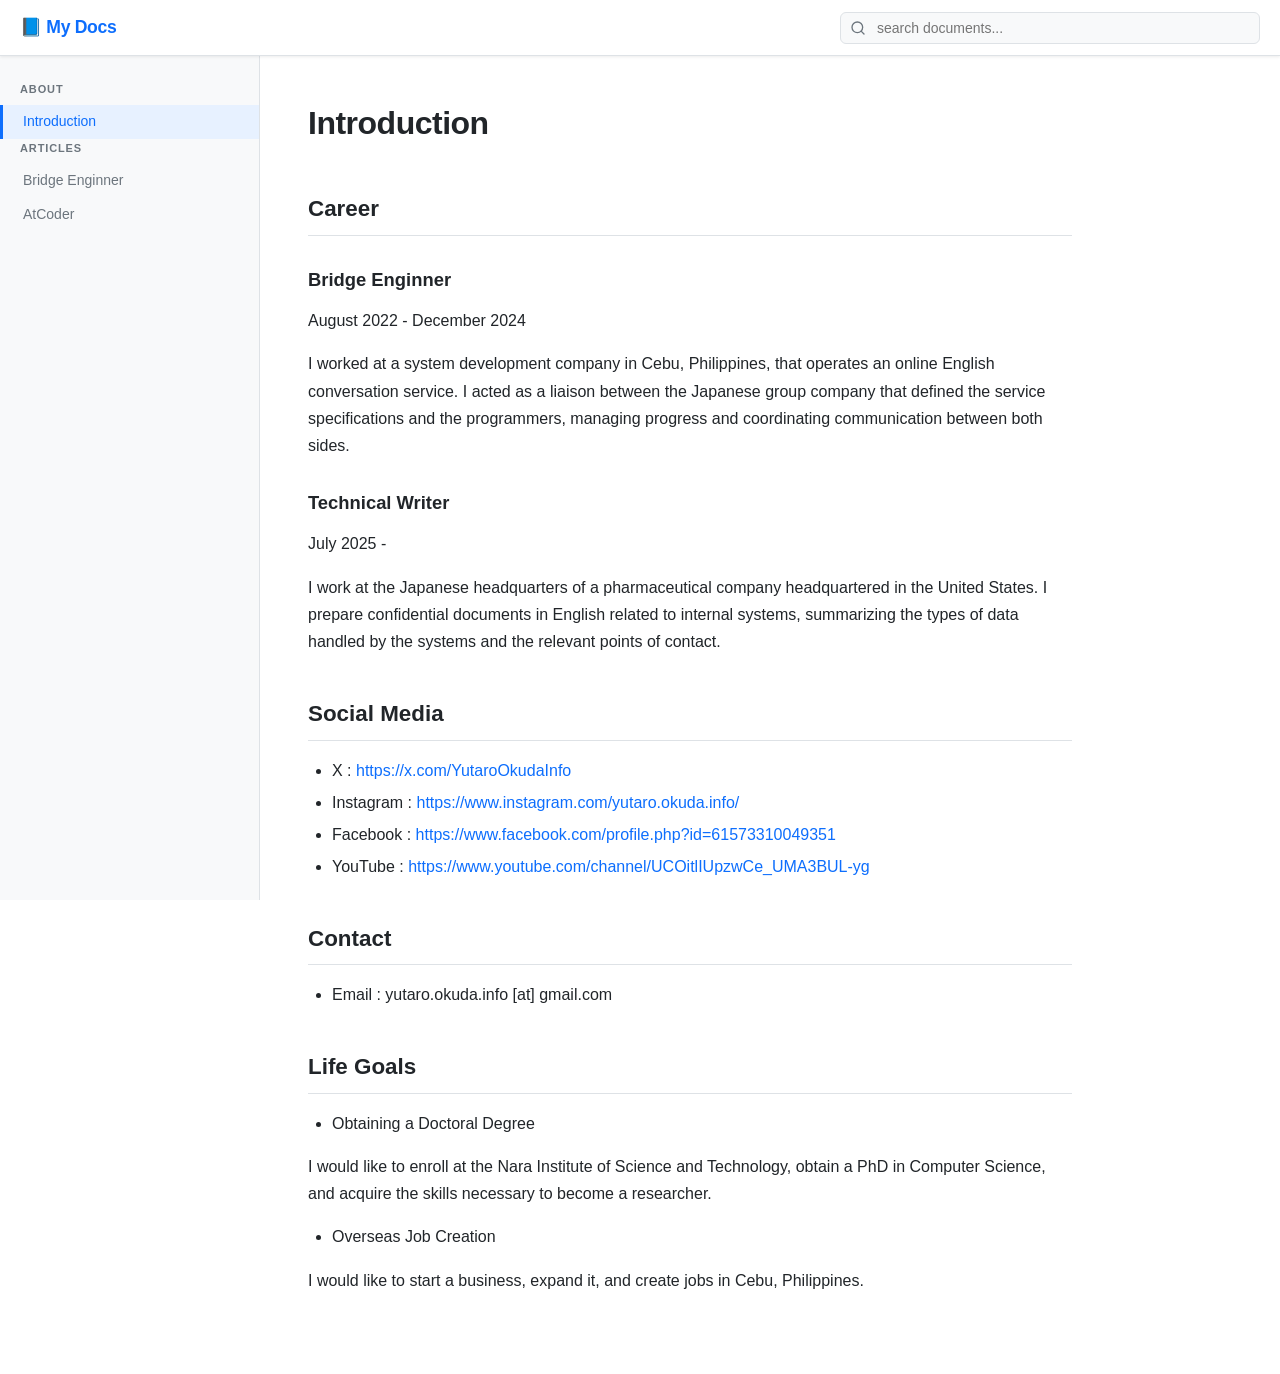
<file: index.html>
<!doctype html>
<html lang="en">
  <head>
    <meta charset="UTF-8" />
    <meta name="viewport" content="width=device-width, initial-scale=1.0" />
    <title>Yutaro Okuda</title>
    <link rel="icon" type="image/svg+xml" href="img/favicon.svg" />
    <link rel="stylesheet" href="style.css" />
  </head>
  <body>
    <!-- TOP NAV -->
    <header class="topbar">
      <button class="hamburger" id="hamburger" aria-label="メニューを開く">
        <svg
          viewBox="0 0 24 24"
          fill="none"
          stroke="currentColor"
          stroke-width="2"
          stroke-linecap="round"
        >
          <line x1="3" y1="6" x2="21" y2="6" />
          <line x1="3" y1="12" x2="21" y2="12" />
          <line x1="3" y1="18" x2="21" y2="18" />
        </svg>
      </button>
      <a
        href="#"
        class="topbar-brand"
        onclick="
          navigate('introduction');
          return false;
        "
        >📘 My Docs</a
      >
      <div class="topbar-search">
        <svg viewBox="0 0 24 24">
          <circle cx="11" cy="11" r="8" />
          <line x1="21" y1="21" x2="16.65" y2="16.65" />
        </svg>
        <input
          type="text"
          placeholder="search documents..."
          id="search-input"
          autocomplete="off"
        />
        <div class="search-controls" id="search-controls">
          <span class="search-count" id="search-count"></span>
          <button class="search-nav-btn" id="search-prev" title="前へ" disabled>
            <svg
              viewBox="0 0 24 24"
              fill="none"
              stroke="currentColor"
              stroke-width="2.5"
              stroke-linecap="round"
              stroke-linejoin="round"
            >
              <polyline points="15 18 9 12 15 6" />
            </svg>
          </button>
          <span
            style="
              width: 1px;
              background: var(--color-border);
              align-self: stretch;
              flex-shrink: 0;
            "
          ></span>
          <button class="search-nav-btn" id="search-next" title="次へ" disabled>
            <svg
              viewBox="0 0 24 24"
              fill="none"
              stroke="currentColor"
              stroke-width="2.5"
              stroke-linecap="round"
              stroke-linejoin="round"
            >
              <polyline points="9 18 15 12 9 6" />
            </svg>
          </button>
          <button class="search-clear-btn" id="search-clear" title="クリア">
            <svg
              viewBox="0 0 24 24"
              fill="none"
              stroke="currentColor"
              stroke-width="2.5"
              stroke-linecap="round"
            >
              <line x1="18" y1="6" x2="6" y2="18" />
              <line x1="6" y1="6" x2="18" y2="18" />
            </svg>
          </button>
        </div>
      </div>
    </header>

    <div class="overlay" id="overlay"></div>

    <div class="layout">
      <!-- SIDEBAR -->
      <aside class="sidebar" id="sidebar">
        <div class="sidebar-section">
          <div class="sidebar-title">ABOUT</div>
          <ul class="sidebar-nav" id="nav">
            <li>
              <a href="#" data-page="introduction" class="active"
                >Introduction</a
              >
            </li>
          </ul>
          <div class="sidebar-title">Articles</div>
          <ul class="sidebar-nav" id="nav">
            <li>
              <a href="#" data-page="bridge">Bridge Enginner</a>
            </li>
            <li>
              <a href="#" data-page="atcoder">AtCoder</a>
            </li>
          </ul>
        </div>
      </aside>

      <!-- MAIN CONTENT -->
      <main class="main">
        <div class="content">
          <div class="article-section active" id="page-introduction">
            <p>Loading...</p>
          </div>
          <div class="article-section" id="page-bridge"><p>Loading...</p></div>
        </div>
        <!-- /.content -->
      </main>
    </div>

    <!-- スクロールトップボタン -->
    <button class="scroll-top" id="scroll-top" aria-label="ページトップへ">
      <svg
        viewBox="0 0 24 24"
        fill="none"
        stroke="currentColor"
        stroke-width="2.5"
        stroke-linecap="round"
        stroke-linejoin="round"
      >
        <polyline points="18 15 12 9 6 15" />
      </svg>
    </button>

    <script>
      const sidebar = document.getElementById("sidebar");
      const overlay = document.getElementById("overlay");
      const hamburger = document.getElementById("hamburger");
      const scrollTopBtn = document.getElementById("scroll-top");
      const searchInput = document.getElementById("search-input");
      const searchControls = document.getElementById("search-controls");
      const searchCount = document.getElementById("search-count");
      const searchPrev = document.getElementById("search-prev");
      const searchNext = document.getElementById("search-next");
      const searchClear = document.getElementById("search-clear");

      // ===== ハンバーガーメニュー =====
      hamburger.addEventListener("click", () => {
        sidebar.classList.toggle("open");
        overlay.classList.toggle("active");
      });

      overlay.addEventListener("click", closeSidebar);

      function closeSidebar() {
        sidebar.classList.remove("open");
        overlay.classList.remove("active");
      }

      // ===== ページコンテンツの読み込み =====
      const pageOriginals = {};

      const PAGES = [
        { id: "introduction", file: "pages/introduction.html" },
        { id: "bridge", file: "pages/bridge.html" },
        { id: "atcoder", file: "pages/atcoder.html" },
      ];

      async function loadPages() {
        const content = document.querySelector(".content");
        const refs = {};
        PAGES.forEach(({ id }, i) => {
          const el = document.querySelector("#page-" + id);
          refs[id] = { el, active: i === 0 };
        });

        await Promise.all(
          PAGES.map(({ id, file }) =>
            fetch(file, { cache: "no-store" })
              .then((r) => r.text())
              .then((html) => {
                let { el, active } = refs[id];
                if (!el || !el.isConnected) {
                  el = document.createElement("div");
                  el.id = "page-" + id;
                  el.className = "article-section" + (active ? " active" : "");
                  content.appendChild(el);
                }
                el.innerHTML = html;
              })
              .catch((err) => console.error("fetch failed:", id, err)),
          ),
        );
        document.querySelectorAll(".article-section").forEach((sec) => {
          pageOriginals[sec.id] = sec.innerHTML;
        });
      }

      loadPages();

      // ===== ナビゲーション =====
      function navigate(page) {
        clearSearch();
        document
          .querySelectorAll(".article-section")
          .forEach((s) => s.classList.remove("active"));
        document
          .querySelectorAll(".sidebar-nav a")
          .forEach((a) => a.classList.remove("active"));
        const section = document.getElementById("page-" + page);
        if (section) section.classList.add("active");
        const link = document.querySelector(
          '.sidebar-nav a[data-page="' + page + '"]',
        );
        if (link) link.classList.add("active");
        window.scrollTo({ top: 0, behavior: "smooth" });
        closeSidebar();
      }

      document.addEventListener("click", (e) => {
        if (e.target.closest("#search-controls")) return;
        const link = e.target.closest("[data-page]");
        if (link) {
          e.preventDefault();
          navigate(link.dataset.page);
          return;
        }
        const inlineLink = e.target.closest("[data-link]");
        if (inlineLink) {
          e.preventDefault();
          navigate(inlineLink.dataset.link);
        }
      });

      // ===== スクロールトップ =====
      window.addEventListener("scroll", () => {
        scrollTopBtn.classList.toggle("visible", window.scrollY > 300);
      });
      scrollTopBtn.addEventListener("click", () => {
        window.scrollTo({ top: 0, behavior: "smooth" });
      });

      // ===== 全文検索 =====
      let allHits = [];
      let currentHit = -1;

      function escapeRegex(str) {
        return str.replace(/[.*+?^${}()|[\]\\]/g, "\\$&");
      }

      function highlightInNode(node, regex) {
        if (node.nodeType === Node.TEXT_NODE) {
          const text = node.textContent;
          regex.lastIndex = 0;
          if (!regex.test(text)) return;
          regex.lastIndex = 0;
          const frag = document.createDocumentFragment();
          let last = 0,
            m;
          while ((m = regex.exec(text)) !== null) {
            if (m.index > last)
              frag.appendChild(
                document.createTextNode(text.slice(last, m.index)),
              );
            const mark = document.createElement("mark");
            mark.className = "search-hit";
            mark.textContent = m[0];
            frag.appendChild(mark);
            last = regex.lastIndex;
          }
          if (last < text.length)
            frag.appendChild(document.createTextNode(text.slice(last)));
          node.parentNode.replaceChild(frag, node);
          return;
        }
        if (node.nodeType === Node.ELEMENT_NODE) {
          const tag = node.tagName;
          if (
            tag === "MARK" ||
            tag === "SCRIPT" ||
            tag === "STYLE" ||
            tag === "PRE"
          )
            return;
          Array.from(node.childNodes).forEach((child) =>
            highlightInNode(child, regex),
          );
        }
      }

      function runSearch(q) {
        document.querySelectorAll(".article-section").forEach((sec) => {
          sec.innerHTML = pageOriginals[sec.id];
        });
        allHits = [];
        currentHit = -1;

        if (!q) {
          searchControls.classList.remove("visible");
          searchCount.classList.remove("visible");
          searchCount.classList.remove("no-match");
          return;
        }

        const regex = new RegExp(escapeRegex(q), "gi");
        document.querySelectorAll(".article-section").forEach((sec) => {
          highlightInNode(sec, regex);
        });

        allHits = Array.from(
          document.querySelectorAll(".article-section mark.search-hit"),
        );
        searchControls.classList.add("visible");
        searchCount.classList.add("visible");

        if (allHits.length === 0) {
          searchCount.textContent = "0件";
          searchCount.classList.add("no-match");
          searchPrev.disabled = true;
          searchNext.disabled = true;
        } else {
          searchCount.classList.remove("no-match");
          currentHit = 0;
          jumpTo(currentHit);
        }
      }

      function jumpTo(index) {
        if (!allHits.length) return;
        allHits.forEach((m) => m.classList.remove("current"));
        const mark = allHits[index];
        const section = mark.closest(".article-section");
        if (section && !section.classList.contains("active")) {
          document
            .querySelectorAll(".article-section")
            .forEach((s) => s.classList.remove("active"));
          document
            .querySelectorAll(".sidebar-nav a")
            .forEach((a) => a.classList.remove("active"));
          section.classList.add("active");
          const pageId = section.id.replace("page-", "");
          const navLink = document.querySelector(
            '.sidebar-nav a[data-page="' + pageId + '"]',
          );
          if (navLink) navLink.classList.add("active");
        }
        mark.classList.add("current");
        mark.scrollIntoView({ behavior: "smooth", block: "center" });
        searchCount.textContent = index + 1 + " / " + allHits.length + "件";
        searchCount.classList.remove("no-match");
        searchPrev.disabled = index <= 0;
        searchNext.disabled = index >= allHits.length - 1;
      }

      function clearSearch() {
        searchInput.value = "";
        document.querySelectorAll(".article-section").forEach((sec) => {
          sec.innerHTML = pageOriginals[sec.id];
        });
        allHits = [];
        currentHit = -1;
        searchControls.classList.remove("visible");
        searchCount.classList.remove("visible");
        searchCount.classList.remove("no-match");
      }

      let debounceTimer;
      searchInput.addEventListener("input", (e) => {
        clearTimeout(debounceTimer);
        debounceTimer = setTimeout(() => runSearch(e.target.value.trim()), 200);
      });

      searchInput.addEventListener("keydown", (e) => {
        if (e.key === "Enter") {
          e.preventDefault();
          if (e.shiftKey) {
            if (currentHit > 0) {
              currentHit--;
              jumpTo(currentHit);
            }
          } else {
            if (currentHit < allHits.length - 1) {
              currentHit++;
              jumpTo(currentHit);
            }
          }
        }
        if (e.key === "Escape") {
          clearSearch();
          searchInput.blur();
        }
      });

      searchNext.addEventListener("click", () => {
        if (currentHit < allHits.length - 1) {
          currentHit++;
          jumpTo(currentHit);
        }
      });
      searchPrev.addEventListener("click", () => {
        if (currentHit > 0) {
          currentHit--;
          jumpTo(currentHit);
        }
      });
      searchClear.addEventListener("click", () => {
        clearSearch();
        searchInput.focus();
      });
    </script>
  </body>
</html>
</file>
<file: style.css>
*,
*::before,
*::after {
  box-sizing: border-box;
  margin: 0;
  padding: 0;
}

:root {
  --sidebar-width: 260px;
  --topbar-height: 56px;
  --color-bg: #ffffff;
  --color-bg-sidebar: #f8f9fa;
  --color-border: #dee2e6;
  --color-text: #212529;
  --color-text-muted: #6c757d;
  --color-accent: #0d6efd;
  --color-accent-light: #e7f1ff;
  --color-accent-hover: #0a58ca;
  --color-link: #0d6efd;
  --color-heading: #212529;
  --color-code-bg: #f1f3f5;
  --color-code-text: #d63384;
  --color-pre-bg: #1e1e2e;
  --color-pre-text: #cdd6f4;
  --color-blockquote-border: #0d6efd;
  --color-blockquote-bg: #e7f1ff;
  --shadow-sm: 0 1px 3px rgba(0, 0, 0, 0.08);
}

@media (prefers-color-scheme: dark) {
  :root {
    --color-bg: #1a1b1e;
    --color-bg-sidebar: #141517;
    --color-border: #2d2f33;
    --color-text: #c9d1d9;
    --color-text-muted: #8b949e;
    --color-accent: #4da3ff;
    --color-accent-light: #1c2d42;
    --color-accent-hover: #79bbff;
    --color-link: #4da3ff;
    --color-heading: #f0f6fc;
    --color-code-bg: #2d2f33;
    --color-code-text: #f778ba;
    --color-blockquote-border: #4da3ff;
    --color-blockquote-bg: #1c2d42;
  }
}

html {
  scroll-behavior: smooth;
}

body {
  font-family:
    -apple-system, BlinkMacSystemFont, "Segoe UI", Roboto, "Helvetica Neue",
    Arial, sans-serif;
  font-size: 16px;
  line-height: 1.7;
  color: var(--color-text);
  background: var(--color-bg);
}

/* ===== TOP NAV ===== */
.topbar {
  position: fixed;
  top: 0;
  left: 0;
  right: 0;
  height: var(--topbar-height);
  background: var(--color-bg);
  border-bottom: 1px solid var(--color-border);
  display: flex;
  align-items: center;
  padding: 0 1.25rem;
  gap: 1rem;
  z-index: 1000;
  box-shadow: var(--shadow-sm);
}

.topbar-brand {
  font-size: 1.1rem;
  font-weight: 700;
  color: var(--color-accent);
  text-decoration: none;
  letter-spacing: -0.3px;
  white-space: nowrap;
}

.topbar-search {
  flex: 1;
  max-width: 420px;
  margin-left: auto;
  position: relative;
  display: flex;
  align-items: center;
  gap: 0;
}

.topbar-search input {
  width: 100%;
  height: 32px;
  padding: 0 12px 0 36px;
  border: 1px solid var(--color-border);
  border-radius: 6px;
  background: var(--color-bg-sidebar);
  color: var(--color-text);
  font-size: 14px;
  outline: none;
  transition: border-color 0.15s;
  box-sizing: border-box;
}

.topbar-search:has(#search-controls.visible) input {
  border-radius: 6px 0 0 6px;
}

.topbar-search input:focus {
  border-color: var(--color-accent);
}

.topbar-search > svg {
  position: absolute;
  left: 10px;
  top: 50%;
  transform: translateY(-50%);
  width: 16px;
  height: 16px;
  fill: none;
  stroke: var(--color-text-muted);
  stroke-width: 2;
  stroke-linecap: round;
  pointer-events: none;
}

.search-count {
  display: none;
  font-size: 12px;
  color: var(--color-text-muted);
  white-space: nowrap;
  padding: 0 8px;
  min-width: 64px;
  height: 32px;
  line-height: 32px;
  text-align: center;
  border-right: 1px solid var(--color-border);
  flex-shrink: 0;
}

.search-count.visible {
  display: flex;
  align-items: center;
  justify-content: center;
}
.search-count.no-match {
  color: #e74c3c;
}

.search-controls {
  display: none;
  flex-shrink: 0;
  align-items: center;
  border: 1px solid var(--color-border);
  border-left: none;
  border-radius: 0 6px 6px 0;
  background: var(--color-bg-sidebar);
  height: 32px;
  overflow: hidden;
}

.search-controls.visible {
  display: flex;
}

.search-nav-btn {
  background: none;
  border: none;
  cursor: pointer;
  color: var(--color-text-muted);
  width: 32px;
  min-width: 32px;
  max-width: 32px;
  height: 100%;
  display: flex;
  align-items: center;
  justify-content: center;
  flex-shrink: 0;
  box-sizing: border-box;
  transition:
    background 0.1s,
    color 0.1s;
}

.search-nav-btn:hover {
  background: var(--color-accent-light);
  color: var(--color-accent);
}
.search-nav-btn:disabled {
  opacity: 0.35;
  cursor: default;
}
.search-nav-btn:disabled:hover {
  background: none;
  color: var(--color-text-muted);
}
.search-nav-btn svg {
  width: 14px;
  height: 14px;
  display: block;
}

.search-clear-btn {
  background: none;
  border: none;
  cursor: pointer;
  color: var(--color-text-muted);
  width: 30px;
  height: 100%;
  display: flex;
  align-items: center;
  justify-content: center;
  flex-shrink: 0;
  transition:
    background 0.1s,
    color 0.1s;
}

.search-clear-btn:hover {
  background: var(--color-accent-light);
  color: var(--color-accent);
}
.search-clear-btn svg {
  width: 13px;
  height: 13px;
  display: block;
}

mark.search-hit {
  background: #fff176;
  color: #000;
  border-radius: 2px;
  padding: 0 1px;
}

mark.search-hit.current {
  background: #ff9800;
  color: #000;
  outline: 2px solid #e65100;
  outline-offset: 1px;
}

@media (prefers-color-scheme: dark) {
  mark.search-hit {
    background: #665c00;
    color: #ffe082;
  }
  mark.search-hit.current {
    background: #bf6000;
    color: #fff;
    outline-color: #ff9800;
  }
}

.hamburger {
  display: none;
  background: none;
  border: none;
  cursor: pointer;
  padding: 6px;
  color: var(--color-text);
  border-radius: 6px;
}

.hamburger:hover {
  background: var(--color-accent-light);
}

.hamburger svg {
  width: 22px;
  height: 22px;
  display: block;
}

/* ===== OVERLAY ===== */
.overlay {
  display: none;
  position: fixed;
  inset: 0;
  background: rgba(0, 0, 0, 0.4);
  z-index: 899;
}

.overlay.active {
  display: block;
}

/* ===== LAYOUT ===== */
.layout {
  display: flex;
  margin-top: var(--topbar-height);
  min-height: calc(100vh - var(--topbar-height));
}

/* ===== SIDEBAR ===== */
.sidebar {
  width: var(--sidebar-width);
  flex-shrink: 0;
  position: fixed;
  top: var(--topbar-height);
  bottom: 0;
  left: 0;
  overflow-y: auto;
  background: var(--color-bg-sidebar);
  border-right: 1px solid var(--color-border);
  padding: 1.5rem 0 2rem;
  z-index: 900;
  transition: transform 0.25s ease;
}

.sidebar::-webkit-scrollbar {
  width: 4px;
}
.sidebar::-webkit-scrollbar-thumb {
  background: var(--color-border);
  border-radius: 4px;
}

.sidebar-section {
  margin-bottom: 1.75rem;
}

.sidebar-title {
  font-size: 11px;
  font-weight: 700;
  letter-spacing: 0.08em;
  text-transform: uppercase;
  color: var(--color-text-muted);
  padding: 0 1.25rem;
  margin-bottom: 0.4rem;
}

.sidebar-nav {
  list-style: none;
}

.sidebar-nav a {
  display: block;
  padding: 5px 1.25rem;
  font-size: 14px;
  color: var(--color-text-muted);
  text-decoration: none;
  border-left: 3px solid transparent;
  transition:
    color 0.12s,
    background 0.12s,
    border-color 0.12s;
}

.sidebar-nav a:hover {
  color: var(--color-text);
  background: rgba(13, 110, 253, 0.06);
}

.sidebar-nav a.active {
  color: var(--color-accent);
  border-left-color: var(--color-accent);
  background: var(--color-accent-light);
  font-weight: 500;
}

/* ===== MAIN CONTENT ===== */
.main {
  margin-left: var(--sidebar-width);
  flex: 1;
  min-width: 0;
  padding: 2.5rem 3rem 4rem;
  max-width: 860px;
}

/* ===== CONTENT TYPOGRAPHY ===== */
.content h1 {
  font-size: 2rem;
  font-weight: 700;
  color: var(--color-heading);
  margin-bottom: 0.5rem;
  letter-spacing: -0.5px;
}

.content .lead {
  font-size: 1.15rem;
  color: var(--color-text-muted);
  margin-bottom: 2rem;
  line-height: 1.6;
}

.content h2 {
  font-size: 1.4rem;
  font-weight: 700;
  color: var(--color-heading);
  margin-top: 2.5rem;
  margin-bottom: 1rem;
  padding-bottom: 0.4rem;
  border-bottom: 1px solid var(--color-border);
}

.content h3 {
  font-size: 1.15rem;
  font-weight: 600;
  color: var(--color-heading);
  margin-top: 1.75rem;
  margin-bottom: 0.75rem;
}

.content p {
  margin-bottom: 1rem;
}

.content a {
  color: var(--color-link);
  text-decoration: none;
}

.content a:hover {
  text-decoration: underline;
}

.content code {
  font-family: "SFMono-Regular", Consolas, "Liberation Mono", Menlo, monospace;
  font-size: 0.875em;
  background: var(--color-code-bg);
  color: var(--color-code-text);
  padding: 2px 5px;
  border-radius: 4px;
}

.content pre {
  background: var(--color-pre-bg);
  color: var(--color-pre-text);
  border-radius: 8px;
  padding: 1.25rem 1.5rem;
  overflow-x: auto;
  margin: 1.25rem 0;
  font-size: 0.875rem;
  line-height: 1.6;
}

.content pre code {
  background: none;
  color: inherit;
  padding: 0;
  font-size: inherit;
}

.content ul,
.content ol {
  padding-left: 1.5rem;
  margin-bottom: 1rem;
}

.content li {
  margin-bottom: 0.3rem;
}

.content blockquote {
  border-left: 4px solid var(--color-blockquote-border);
  background: var(--color-blockquote-bg);
  padding: 1rem 1.25rem;
  border-radius: 0 6px 6px 0;
  margin: 1.25rem 0;
  color: var(--color-text);
}

.content table {
  width: 100%;
  border-collapse: collapse;
  margin: 1.25rem 0;
  font-size: 0.9rem;
}

.content th {
  background: var(--color-bg-sidebar);
  border: 1px solid var(--color-border);
  padding: 8px 12px;
  text-align: left;
  font-weight: 600;
}

.content td {
  border: 1px solid var(--color-border);
  padding: 8px 12px;
}

.content tr:nth-child(even) td {
  background: var(--color-bg-sidebar);
}

.badge {
  display: inline-block;
  font-size: 11px;
  font-weight: 700;
  padding: 2px 8px;
  border-radius: 20px;
  vertical-align: middle;
  margin-left: 6px;
}

.badge-new {
  background: #d1fae5;
  color: #065f46;
}
.badge-beta {
  background: #fef3c7;
  color: #92400e;
}
.badge-deprecated {
  background: #fee2e2;
  color: #991b1b;
}

@media (prefers-color-scheme: dark) {
  .badge-new {
    background: #064e3b;
    color: #6ee7b7;
  }
  .badge-beta {
    background: #78350f;
    color: #fcd34d;
  }
  .badge-deprecated {
    background: #7f1d1d;
    color: #fca5a5;
  }
}

/* ===== ARTICLE SECTIONS ===== */
.article-section {
  display: none;
}
.article-section.active {
  display: block;
}

/* ===== RESPONSIVE ===== */
@media (max-width: 992px) {
  .main {
    padding: 2rem 1.5rem 3rem;
  }
}

@media (max-width: 768px) {
  .hamburger {
    display: flex;
  }

  .sidebar {
    transform: translateX(-100%);
  }

  .sidebar.open {
    transform: translateX(0);
    box-shadow: 4px 0 20px rgba(0, 0, 0, 0.15);
  }

  .main {
    margin-left: 0;
    padding: 1.5rem 1.25rem 3rem;
  }

  .topbar-search {
    display: none;
  }

  .content h1 {
    font-size: 1.6rem;
  }
}

/* ===== SCROLL TO TOP ===== */
.scroll-top {
  position: fixed;
  bottom: 2rem;
  right: 2rem;
  width: 40px;
  height: 40px;
  background: var(--color-accent);
  color: #fff;
  border: none;
  border-radius: 50%;
  cursor: pointer;
  display: flex;
  align-items: center;
  justify-content: center;
  opacity: 0;
  pointer-events: none;
  transition: opacity 0.2s;
  z-index: 500;
}

.scroll-top.visible {
  opacity: 1;
  pointer-events: auto;
}
.scroll-top:hover {
  background: var(--color-accent-hover);
}
.scroll-top svg {
  width: 18px;
  height: 18px;
}
</file>
